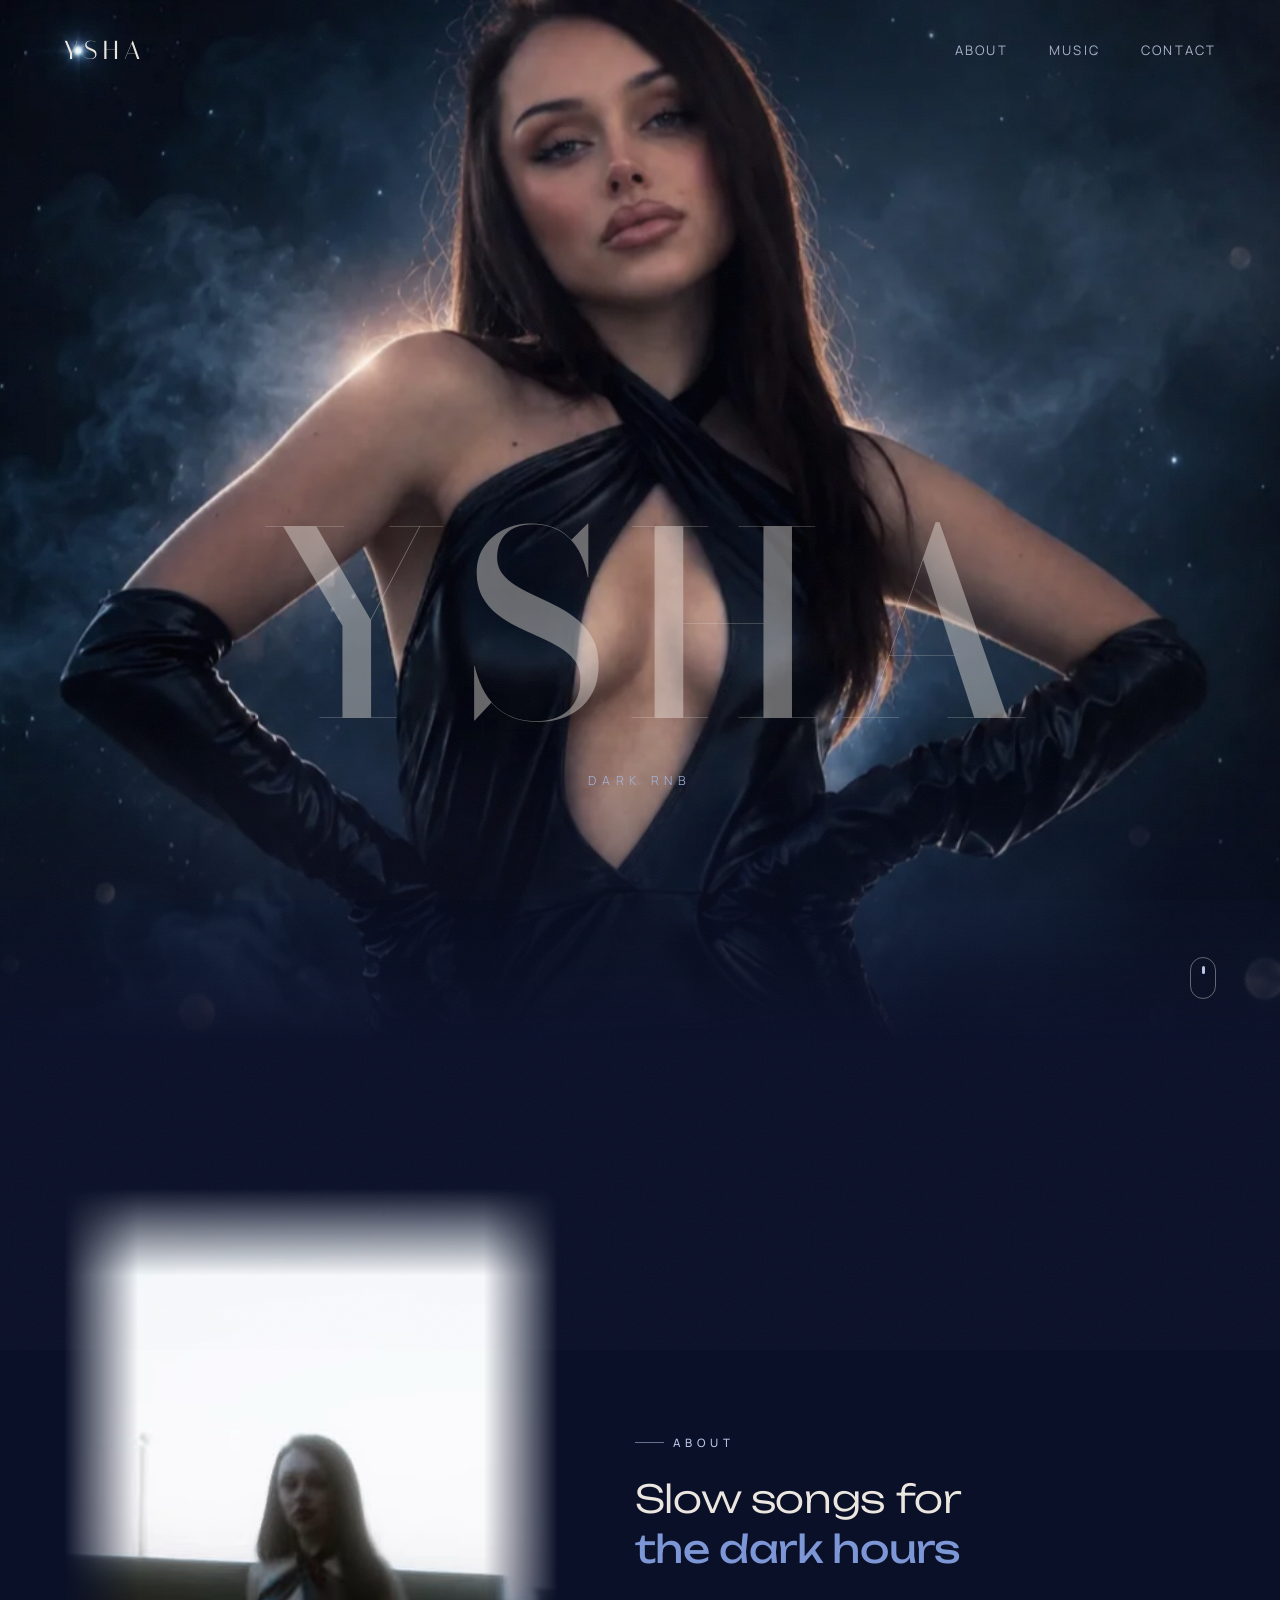
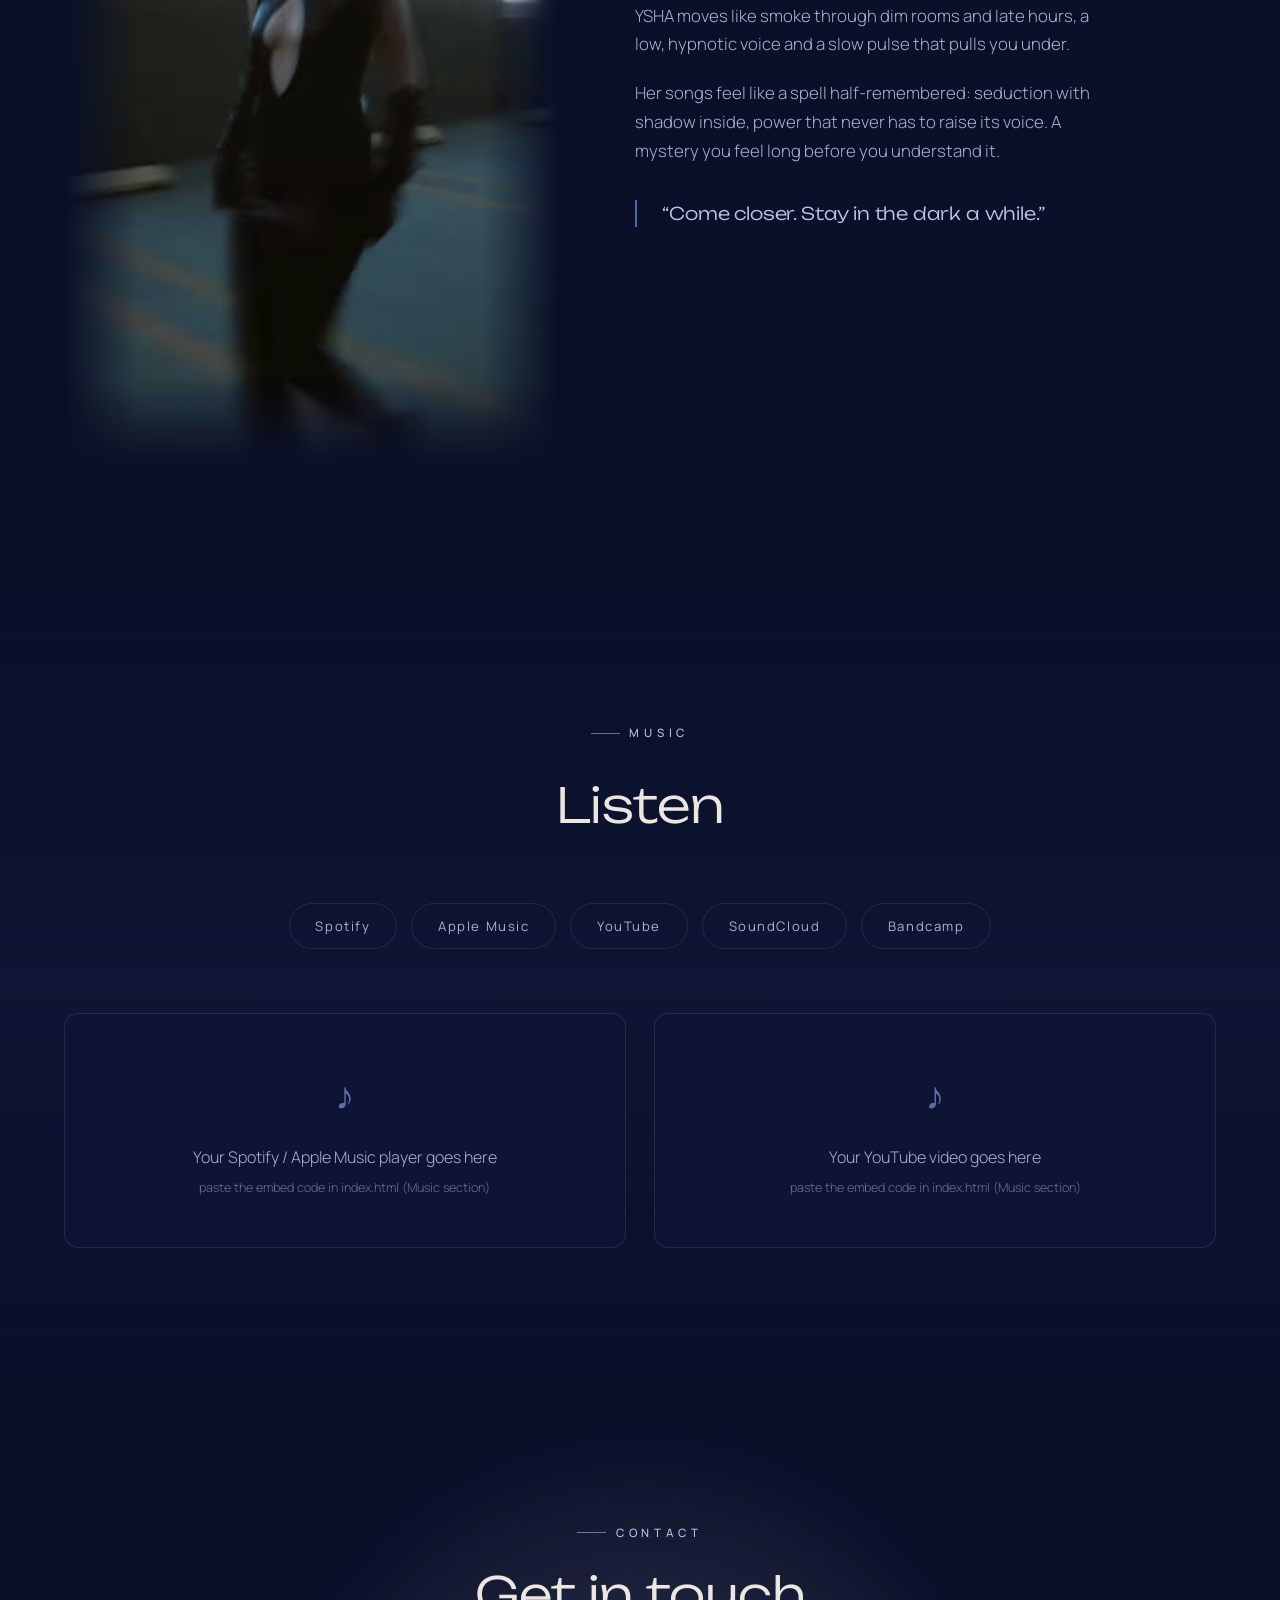
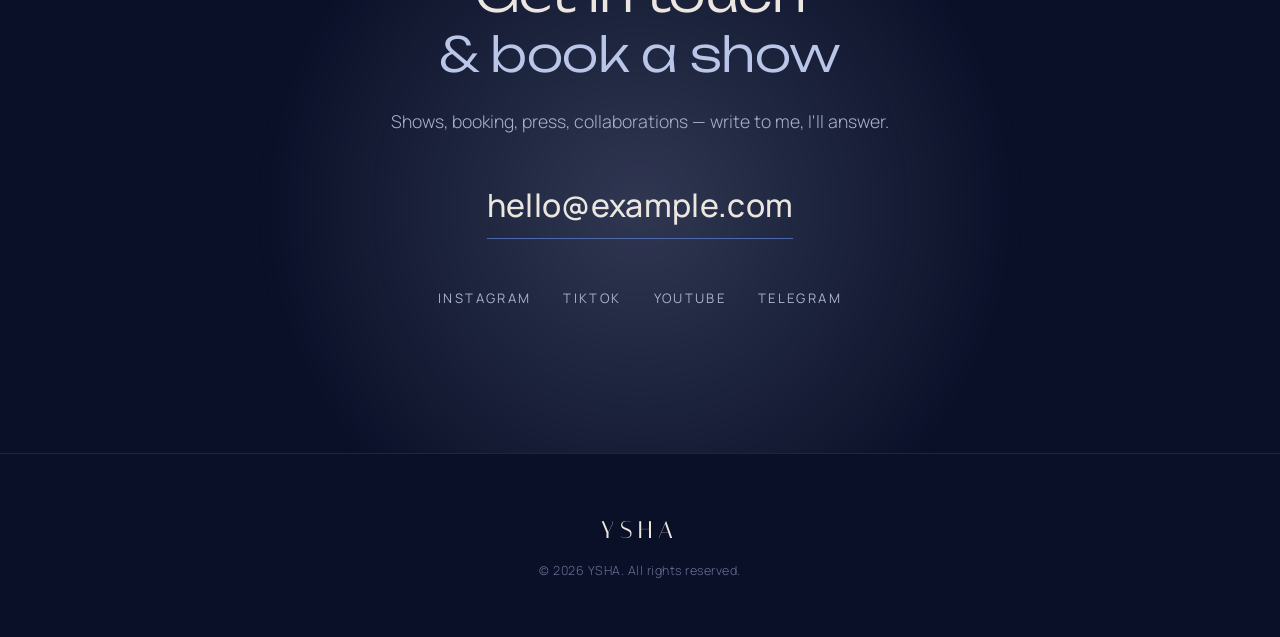
<file: index.html>
<!DOCTYPE html>
<html lang="en">
<head>
  <meta charset="UTF-8" />
  <meta name="viewport" content="width=device-width, initial-scale=1.0" />
  <meta name="theme-color" content="#0a1028" />

  <title>YSHA</title>
  <meta name="description" content="Official site of YSHA." />

  <!-- Open Graph (link preview) -->
  <meta property="og:title" content="YSHA" />
  <meta property="og:description" content="Official site of YSHA." />
  <meta property="og:type" content="website" />

  <!-- Fonts -->
  <link rel="preconnect" href="https://fonts.googleapis.com" />
  <link rel="preconnect" href="https://fonts.gstatic.com" crossorigin />
  <link href="https://fonts.googleapis.com/css2?family=Bodoni+Moda:ital,opsz,wght@0,6..96,400;0,6..96,500;0,6..96,600;1,6..96,400;1,6..96,500&family=Italiana&family=Unbounded:wght@300;400&family=Playfair+Display:ital,wght@0,400;0,500;0,600;0,700;0,800;1,400;1,500;1,600&family=Manrope:wght@200;300;400;500&display=swap" rel="stylesheet" />

  <link rel="stylesheet" href="css/style.css?v=79" />
</head>
<body>

  <!-- Film grain over everything -->
  <div class="grain" aria-hidden="true"></div>
  <!-- Floating candlelight dust -->
  <div class="dust" aria-hidden="true"></div>
  <!-- Soft glow following the cursor -->
  <div class="cursor-glow" aria-hidden="true"></div>

  <!-- ░░░░░░░░░░ NAV ░░░░░░░░░░ -->
  <header class="nav" id="nav">
    <a href="#hero" class="nav__logo">YSHA</a>
    <nav class="nav__links">
      <a href="#about">About</a>
      <a href="#music">Music</a>
      <a href="#contact">Contact</a>
    </nav>
    <button class="nav__burger" id="burger" aria-label="Menu">
      <span></span><span></span>
    </button>
  </header>

  <!-- Mobile menu -->
  <div class="mobile-menu" id="mobileMenu">
    <a href="#about">About</a>
    <a href="#music">Music</a>
    <a href="#contact">Contact</a>
  </div>

  <!-- ░░░░░░░░░░ HERO ░░░░░░░░░░ -->
  <section class="hero" id="hero">
    <div class="hero__aura" aria-hidden="true"></div>
    <div class="hero__content">
      <h1 class="hero__title" aria-label="YSHA"><span>Y</span><span>S</span><span>H</span><span>A</span></h1>
      <p class="hero__tagline reveal">dark rnb</p>
      <a href="#music" class="hero__cta reveal">listen</a>
    </div>
    <div class="hero__figure">
      <picture>
        <source srcset="assets/about.webp?v=2" type="image/webp" />
        <img src="assets/about.png?v=2" alt="YSHA" />
      </picture>
    </div>
    <a href="#about" class="hero__scroll" aria-label="Scroll down">
      <span></span>
    </a>
  </section>

  <!-- ░░░░░░░░░░ ABOUT ░░░░░░░░░░ -->
  <section class="about" id="about">
    <div class="about__inner">
      <div class="about__portrait reveal">
        <!-- ░░ ЗАМЕНИ src на своё фото: assets/portrait.jpg ░░ -->
        <div class="about__frame">
          <video class="about__video" autoplay muted loop playsinline preload="auto"
                 poster="assets/about-video-poster.jpg?v=2">
            <source src="assets/about-video.webm?v=2" type="video/webm" />
            <source src="assets/about-video.mp4?v=2" type="video/mp4" />
          </video>
        </div>
      </div>
      <div class="about__text">
        <span class="section-label reveal">About</span>
        <h2 class="about__heading reveal">
          Slow songs for<br /><em>the dark hours</em>
        </h2>
        <p class="reveal">
          <!-- ░░ ЧЕРНОВИК — замени на свой текст (на английском) ░░ -->
          YSHA moves like smoke through dim rooms and late hours, a low,
          hypnotic voice and a slow pulse that pulls you under.
        </p>
        <p class="reveal">
          Her songs feel like a spell half-remembered: seduction with shadow
          inside, power that never has to raise its voice. A mystery you feel
          long before you understand it.
        </p>
        <blockquote class="about__quote reveal">
          <!-- ░░ ЧЕРНОВИК строки/лирики — замени на свою ░░ -->
          “Come closer. Stay in the dark a while.”
        </blockquote>
      </div>
    </div>
  </section>

  <!-- ░░░░░░░░░░ MUSIC ░░░░░░░░░░ -->
  <section class="music" id="music">
    <div class="music__head">
      <span class="section-label reveal">Music</span>
      <h2 class="music__heading reveal">Listen</h2>
    </div>

    <div class="music__platforms reveal">
      <!-- ░░ ВСТАВЬ свои ссылки в href ниже ░░ -->
      <a href="#" class="platform" target="_blank" rel="noopener">Spotify</a>
      <a href="#" class="platform" target="_blank" rel="noopener">Apple Music</a>
      <a href="#" class="platform" target="_blank" rel="noopener">YouTube</a>
      <a href="#" class="platform" target="_blank" rel="noopener">SoundCloud</a>
      <a href="#" class="platform" target="_blank" rel="noopener">Bandcamp</a>
    </div>

    <div class="music__players">
      <!-- ░░ ВСТАВЬ embed-код плеера сюда ░░
           Spotify: open track/album → Share → Embed track → copy the <iframe>
           and replace the placeholder below. Same for Apple Music / YouTube. -->
      <div class="player reveal">
        <div class="player__placeholder">
          <span>♪</span>
          <p>Your Spotify / Apple Music player goes here</p>
          <small>paste the embed code in index.html (Music section)</small>
        </div>
      </div>
      <div class="player reveal">
        <div class="player__placeholder">
          <span>♪</span>
          <p>Your YouTube video goes here</p>
          <small>paste the embed code in index.html (Music section)</small>
        </div>
      </div>
    </div>
  </section>

  <!-- ░░░░░░░░░░ CONTACT / BOOKING ░░░░░░░░░░ -->
  <section class="contact" id="contact">
    <div class="contact__aura" aria-hidden="true"></div>
    <div class="contact__inner">
      <span class="section-label reveal">Contact</span>
      <h2 class="contact__heading reveal">Get in touch<br /><em>&amp; book a show</em></h2>
      <p class="contact__sub reveal">
        Shows, booking, press, collaborations — write to me, I'll answer.
      </p>

      <!-- ░░ ЗАМЕНИ email на свой ░░ -->
      <a href="mailto:hello@example.com" class="contact__email reveal">hello@example.com</a>

      <div class="contact__socials reveal">
        <!-- ░░ ВСТАВЬ свои ссылки ░░ -->
        <a href="#" target="_blank" rel="noopener">Instagram</a>
        <a href="#" target="_blank" rel="noopener">TikTok</a>
        <a href="#" target="_blank" rel="noopener">YouTube</a>
        <a href="#" target="_blank" rel="noopener">Telegram</a>
      </div>
    </div>
  </section>

  <!-- ░░░░░░░░░░ FOOTER ░░░░░░░░░░ -->
  <footer class="footer">
    <p class="footer__name">YSHA</p>
    <p class="footer__copy">© <span id="year"></span> YSHA. All rights reserved.</p>
  </footer>

  <script src="js/main.js?v=37"></script>
</body>
</html>
</file>
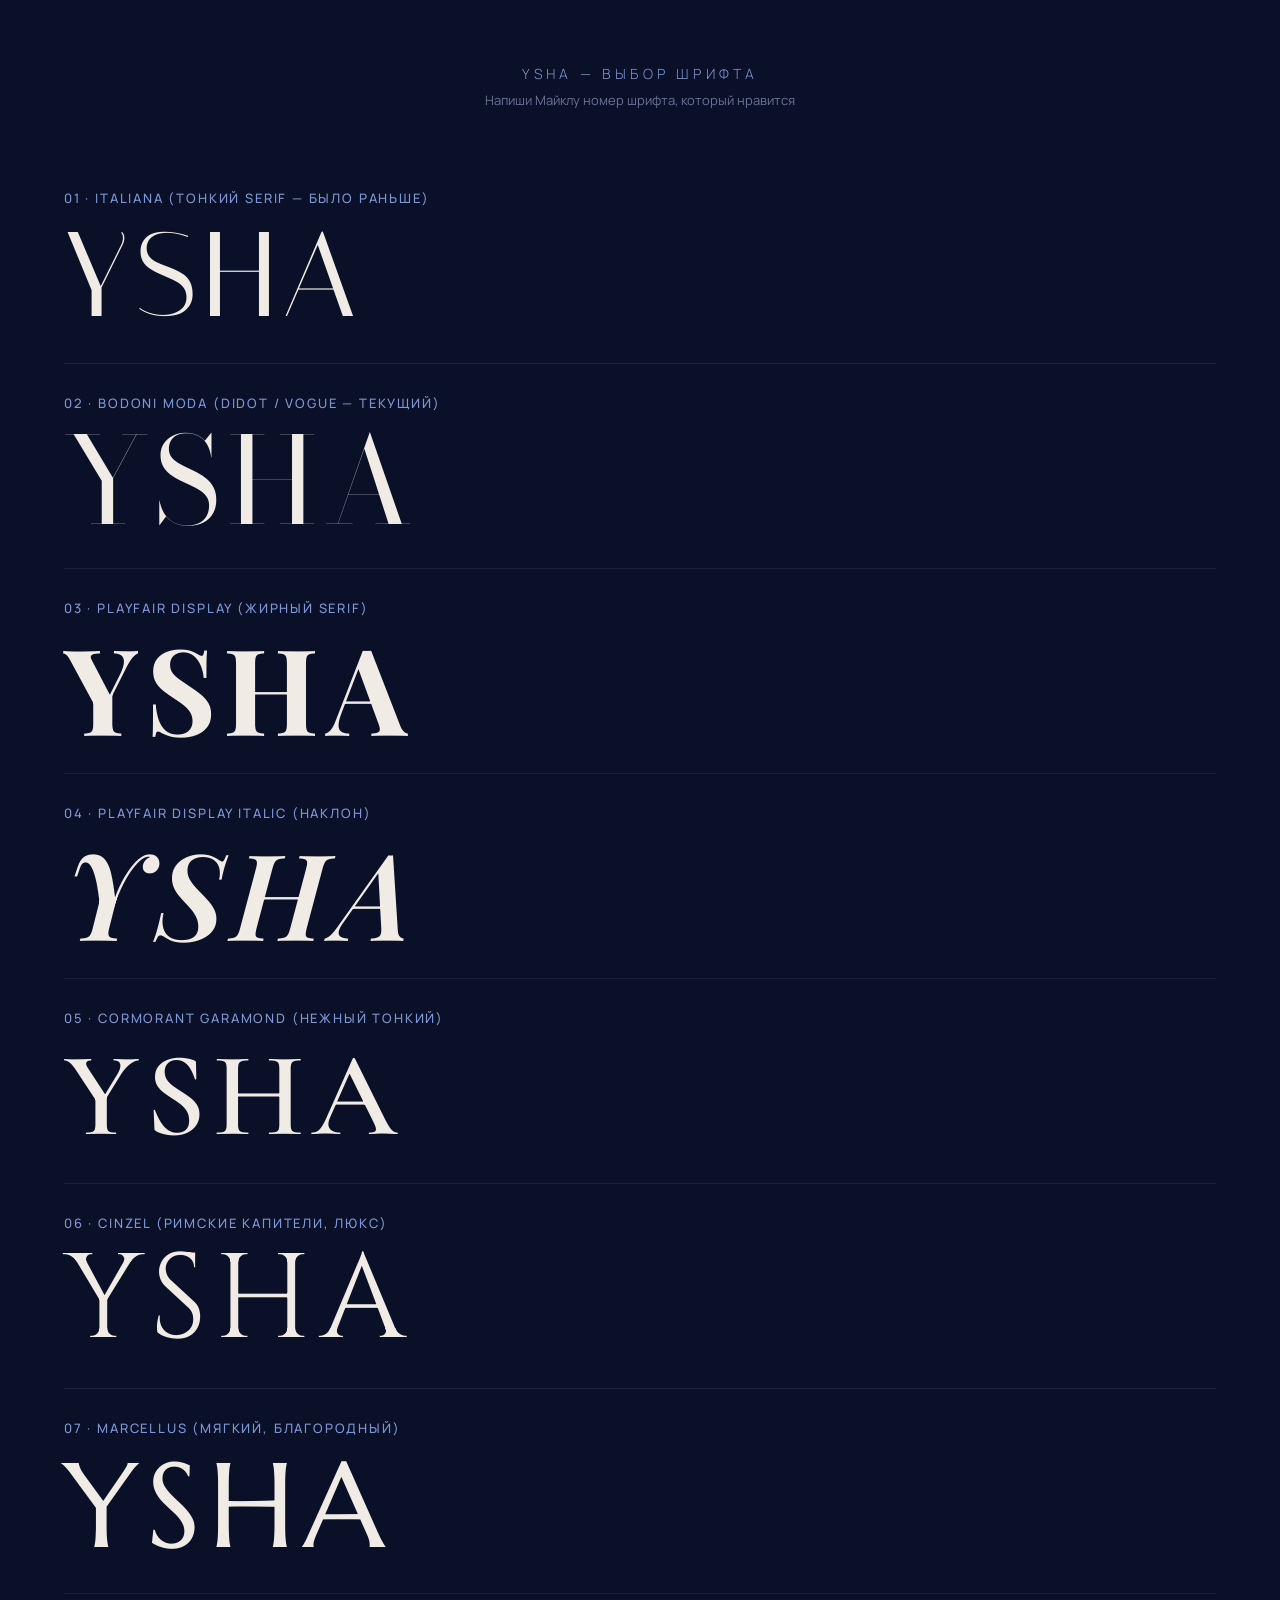
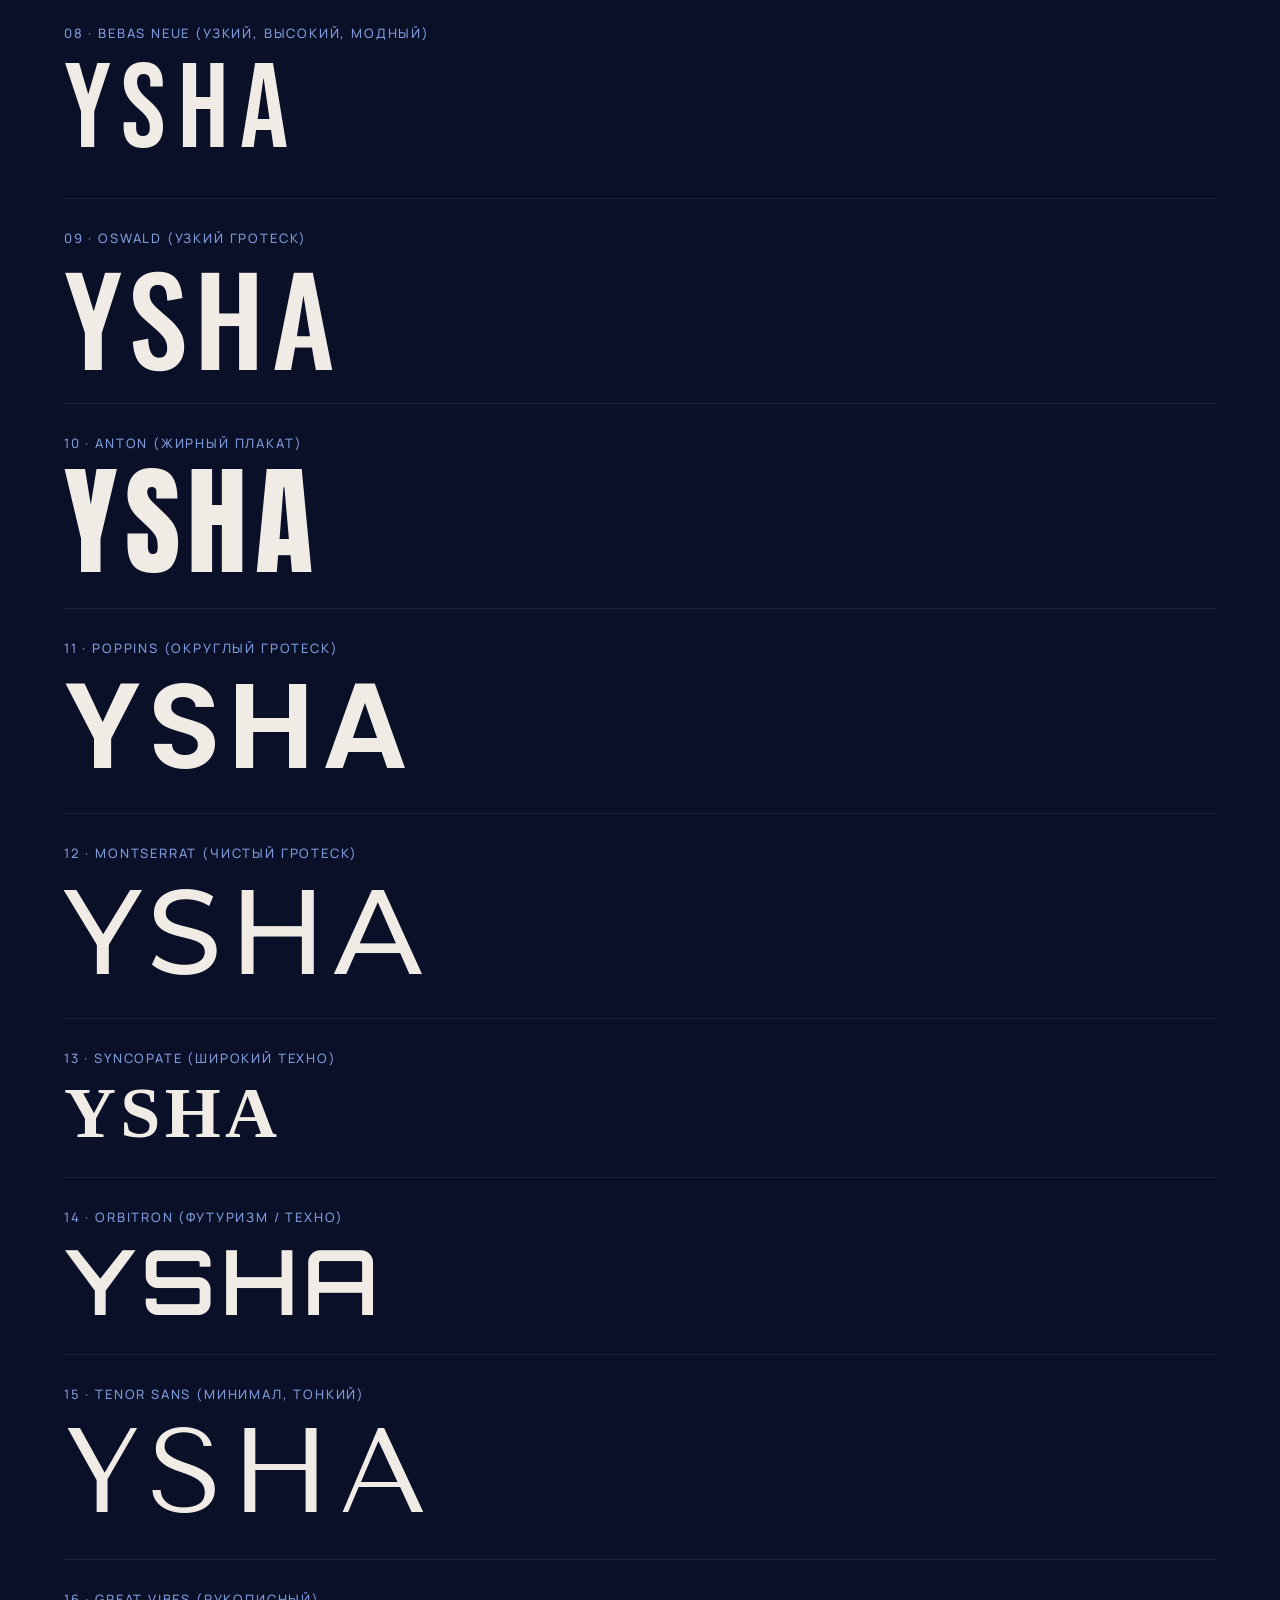
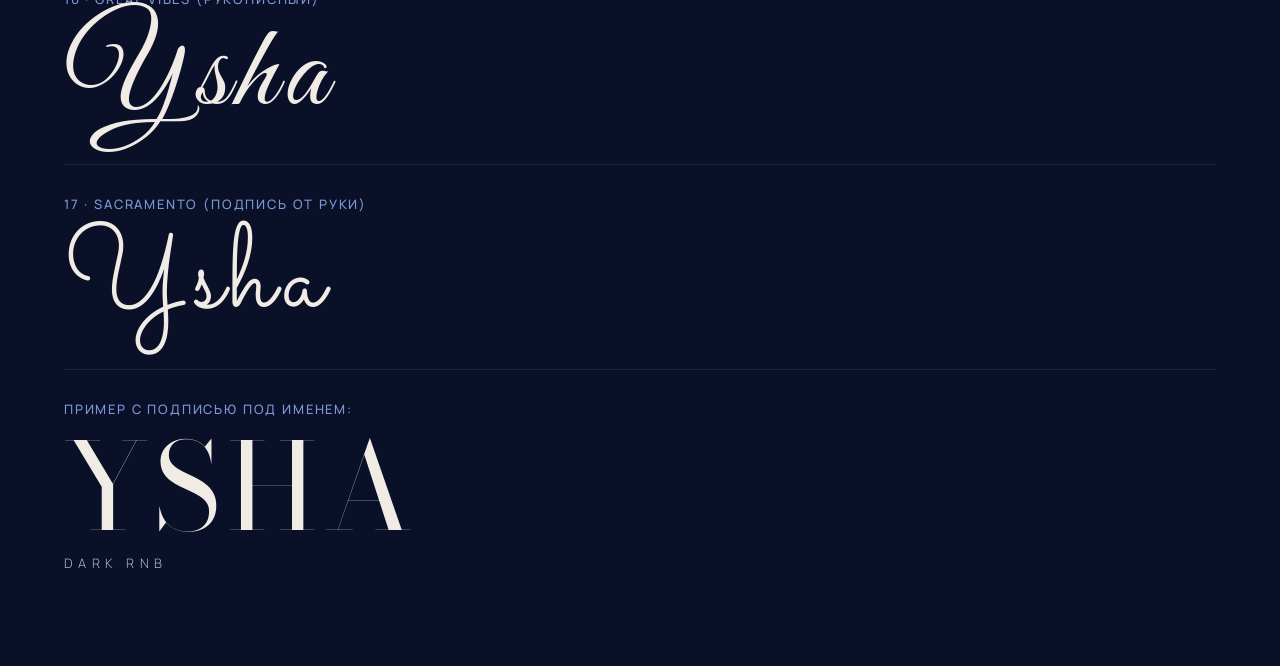
<file: fonts.html>
<!DOCTYPE html>
<html lang="ru">
<head>
  <meta charset="UTF-8" />
  <meta name="viewport" content="width=device-width, initial-scale=1.0" />
  <title>YSHA — выбор шрифта</title>
  <link rel="preconnect" href="https://fonts.googleapis.com" />
  <link rel="preconnect" href="https://fonts.gstatic.com" crossorigin />
  <link href="https://fonts.googleapis.com/css2?family=Italiana&family=Bodoni+Moda:ital,wght@0,500;1,500&family=Playfair+Display:ital,wght@0,700;1,600&family=Cormorant+Garamond:ital,wght@0,600;1,500&family=Cinzel:wght@600&family=Marcellus&family=Bebas+Neue&family=Oswald:wght@500&family=Anton&family=Poppins:wght@600&family=Montserrat:wght@500&family=Syncopate:wght@700&family=Orbitron:wght@600&family=Great+Vibes&family=Sacramento&family=Tenor+Sans&family=Manrope:wght@300;500&display=swap" rel="stylesheet" />
  <style>
    * { margin: 0; padding: 0; box-sizing: border-box; }
    body { background: #0a1028; color: #f0ebe4; font-family: 'Manrope', sans-serif; padding: 5vw; }
    h1 { font-family: 'Manrope'; font-weight: 300; letter-spacing: .3em; text-transform: uppercase;
         font-size: 14px; color: #7d97d6; text-align: center; margin-bottom: 8px; }
    .sub { text-align: center; color: #6a7295; font-size: 13px; margin-bottom: 50px; }
    .card { border-bottom: 1px solid rgba(236,230,224,.08); padding: 30px 0; }
    .num { font-family: 'Manrope'; font-weight: 500; font-size: 13px; letter-spacing: .14em;
           text-transform: uppercase; color: #7d97d6; margin-bottom: 12px; }
    .name { font-size: clamp(54px, 13vw, 120px); line-height: .95; letter-spacing: .06em;
            text-transform: uppercase; color: #f0ebe4; }
    .name.lower { text-transform: none; }
    .tag { font-family: 'Manrope'; font-weight: 300; letter-spacing: .42em; text-transform: uppercase;
           font-size: 13px; color: #a6b6dd; margin-top: 10px; }
  </style>
</head>
<body>
  <h1>YSHA — выбор шрифта</h1>
  <p class="sub">Напиши Майклу номер шрифта, который нравится</p>

  <div class="card"><div class="num">01 · Italiana (тонкий serif — было раньше)</div><div class="name" style="font-family:'Italiana'">YSHA</div></div>
  <div class="card"><div class="num">02 · Bodoni Moda (Didot / Vogue — текущий)</div><div class="name" style="font-family:'Bodoni Moda'">YSHA</div></div>
  <div class="card"><div class="num">03 · Playfair Display (жирный serif)</div><div class="name" style="font-family:'Playfair Display';font-weight:700">YSHA</div></div>
  <div class="card"><div class="num">04 · Playfair Display Italic (наклон)</div><div class="name" style="font-family:'Playfair Display';font-style:italic;font-weight:600">YSHA</div></div>
  <div class="card"><div class="num">05 · Cormorant Garamond (нежный тонкий)</div><div class="name" style="font-family:'Cormorant Garamond';font-weight:600">YSHA</div></div>
  <div class="card"><div class="num">06 · Cinzel (римские капители, люкс)</div><div class="name" style="font-family:'Cinzel'">YSHA</div></div>
  <div class="card"><div class="num">07 · Marcellus (мягкий, благородный)</div><div class="name" style="font-family:'Marcellus'">YSHA</div></div>
  <div class="card"><div class="num">08 · Bebas Neue (узкий, высокий, модный)</div><div class="name" style="font-family:'Bebas Neue';letter-spacing:.1em">YSHA</div></div>
  <div class="card"><div class="num">09 · Oswald (узкий гротеск)</div><div class="name" style="font-family:'Oswald';font-weight:500">YSHA</div></div>
  <div class="card"><div class="num">10 · Anton (жирный плакат)</div><div class="name" style="font-family:'Anton'">YSHA</div></div>
  <div class="card"><div class="num">11 · Poppins (округлый гротеск)</div><div class="name" style="font-family:'Poppins';font-weight:600">YSHA</div></div>
  <div class="card"><div class="num">12 · Montserrat (чистый гротеск)</div><div class="name" style="font-family:'Montserrat';font-weight:500">YSHA</div></div>
  <div class="card"><div class="num">13 · Syncopate (широкий техно)</div><div class="name" style="font-family:'Syncopate';font-weight:700;font-size:clamp(34px,8vw,72px)">YSHA</div></div>
  <div class="card"><div class="num">14 · Orbitron (футуризм / техно)</div><div class="name" style="font-family:'Orbitron';font-weight:600;font-size:clamp(40px,10vw,90px)">YSHA</div></div>
  <div class="card"><div class="num">15 · Tenor Sans (минимал, тонкий)</div><div class="name" style="font-family:'Tenor Sans'">YSHA</div></div>
  <div class="card"><div class="num">16 · Great Vibes (рукописный)</div><div class="name lower" style="font-family:'Great Vibes';text-transform:none">Ysha</div></div>
  <div class="card"><div class="num">17 · Sacramento (подпись от руки)</div><div class="name lower" style="font-family:'Sacramento';text-transform:none">Ysha</div></div>

  <div class="card" style="border:none"><div class="num">Пример с подписью под именем:</div>
    <div class="name" style="font-family:'Bodoni Moda'">YSHA</div>
    <div class="tag">dark rnb</div>
  </div>
</body>
</html>
</file>
<file: css/style.css>
/* ============================================================
   YSHA — alternative rock
   Глубокий navy (Dior): кремовый текст, стальной-синий акцент.
   Шрифты: Oswald (дисплейный) + Manrope (текст).
   ============================================================ */

:root {
  /* Фон — глубокий navy под цвет фона фото (почти #070f29) */
  --bg:        #0a1028;
  --bg-soft:   #0e1433;
  --bg-elev:   #141b40;

  /* Главный акцент — светло-стальной синий со свечением */
  --emerald:        #7d97d6;
  --emerald-deep:   #4f68aa;
  --emerald-glow:   rgba(125, 151, 214, 0.35);

  /* Вторичный акцент — бледная барвинково-голубая дымка */
  --rose:        #b9c6e8;
  --rose-soft:   #a6b6dd;
  --rose-glow:   rgba(185, 198, 232, 0.22);

  /* Текст — мягкий тёплый крем */
  --text:        #ece6e0;
  --text-dim:    #aab2cc;
  --text-faint:  #6a7295;

  /* Имя YSHA — кремовый поверх navy (как DIOR на коробке) */
  --ink:        #f0ebe4;
  --ink-deep:   #d8d2c8;
  --ink-glow:   rgba(180, 195, 235, 0.20);

  --line:  rgba(236, 230, 224, 0.10);

  --display: "Playfair Display", Georgia, serif;   /* высококонтрастный serif — чувственный editorial */
  --sans:    "Manrope", -apple-system, BlinkMacSystemFont, sans-serif;

  --ease: cubic-bezier(0.22, 1, 0.36, 1);
  --maxw: 1200px;
}

/* ---------- Reset ---------- */
*, *::before, *::after { box-sizing: border-box; margin: 0; padding: 0; }

html { scroll-behavior: smooth; -webkit-font-smoothing: antialiased; }

body {
  background: var(--bg);
  color: var(--text);
  font-family: var(--sans);
  font-weight: 300;
  line-height: 1.7;
  overflow-x: hidden;
  position: relative;
}

img { max-width: 100%; display: block; }
a { color: inherit; text-decoration: none; }
em { font-style: italic; }

/* ---------- Фоновая атмосфера ---------- */
body::before {
  content: "";
  position: fixed;
  inset: 0;
  z-index: -2;
  background:
    radial-gradient(140% 120% at 50% 28%, transparent 50%, rgba(4, 6, 20, 0.7) 100%),
    radial-gradient(820px 700px at 22% 88%, rgba(156, 116, 78, 0.06), transparent 60%),
    radial-gradient(900px 700px at 12% 12%, rgba(125, 151, 214, 0.07), transparent 55%),
    radial-gradient(700px 700px at 50% 112%, rgba(79, 104, 170, 0.06), transparent 60%),
    var(--bg);
}

/* Зерно / плёночная текстура */
.grain {
  position: fixed;
  inset: -50%;
  z-index: 9998;
  pointer-events: none;
  opacity: 0.045;
  background-image: url("data:image/svg+xml,%3Csvg xmlns='http://www.w3.org/2000/svg' width='200' height='200'%3E%3Cfilter id='n'%3E%3CfeTurbulence type='fractalNoise' baseFrequency='0.85' numOctaves='3' stitchTiles='stitch'/%3E%3C/filter%3E%3Crect width='100%25' height='100%25' filter='url(%23n)'/%3E%3C/svg%3E");
  animation: grain 12s steps(8) infinite;
}
@keyframes grain {
  0%,100% { transform: translate(0,0); }
  10% { transform: translate(-4%,-4%); }
  30% { transform: translate(3%,-2%); }
  50% { transform: translate(-2%,4%); }
  70% { transform: translate(4%,2%); }
  90% { transform: translate(-3%,3%); }
}

/* Плавающие пылинки в свете свечей */
.dust {
  position: fixed;
  inset: 0;
  z-index: 9996;
  pointer-events: none;
  overflow: hidden;
}
.dust span {
  position: absolute;
  bottom: -12px;
  border-radius: 50%;
  background: radial-gradient(circle, rgba(214, 188, 150, 0.9), rgba(214, 188, 150, 0) 70%);
  opacity: 0;
  animation-name: floatUp;
  animation-timing-function: ease-in-out;
  animation-iteration-count: infinite;
}
@keyframes floatUp {
  0%   { transform: translate(0, 0); opacity: 0; }
  12%  { opacity: var(--o, 0.4); }
  88%  { opacity: var(--o, 0.4); }
  100% { transform: translate(var(--dx, 24px), -112vh); opacity: 0; }
}

/* Свечение за курсором */
.cursor-glow {
  position: fixed;
  top: 0; left: 0;
  width: 480px; height: 480px;
  margin: -240px 0 0 -240px;
  border-radius: 50%;
  background: radial-gradient(circle, var(--emerald-glow), transparent 65%);
  pointer-events: none;
  z-index: 9997;
  opacity: 0;
  transition: opacity 0.6s var(--ease);
  mix-blend-mode: screen;
}

/* ---------- Появление при скролле ---------- */
.reveal {
  opacity: 0;
  transition: opacity 1.4s var(--ease);
}
.reveal.in { opacity: 1; }

@media (prefers-reduced-motion: reduce) {
  .reveal { opacity: 1; transform: none; transition: none; }
  .grain { animation: none; }
  .hero__title { animation: none; }
  .hero__hint span { animation: none; }
  .nav__burger span { background: rgba(236, 230, 224, 0.6); }
  .nav__burger span::after { animation: none; opacity: 0; }
  .hero__title span { animation: none; opacity: 1; filter: none; transform: none; }
  .hero__figure img { animation: none; }
  html { scroll-behavior: auto; }
}

/* ---------- Метка секции ---------- */
.section-label {
  display: inline-block;
  font-family: var(--sans);
  font-size: 0.72rem;
  font-weight: 500;
  letter-spacing: 0.42em;
  text-transform: uppercase;
  color: var(--rose);
  margin-bottom: 1.4rem;
  padding-left: 2.4rem;
  position: relative;
}
.section-label::before {
  content: "";
  position: absolute;
  left: 0; top: 50%;
  width: 1.8rem; height: 1px;
  background: var(--rose-soft);
  opacity: 0.6;
}

/* ============================================================
   НАВИГАЦИЯ
   ============================================================ */
.nav {
  position: fixed;
  top: 0; left: 0; right: 0;
  z-index: 100;
  display: flex;
  align-items: center;
  justify-content: space-between;
  padding: 1.8rem clamp(1.5rem, 5vw, 4rem);
  transition: padding 0.5s var(--ease), background 0.5s var(--ease), backdrop-filter 0.5s var(--ease);
}
.nav.scrolled {
  padding-top: 1.1rem;
  padding-bottom: 1.1rem;
  background: rgba(10, 16, 40, 0.72);
  backdrop-filter: blur(14px);
  border-bottom: 1px solid var(--line);
}
.nav__logo {
  font-family: "Italiana", serif;
  font-size: 1.6rem;
  font-weight: 400;
  letter-spacing: 0.24em;
  color: var(--text);
}
.nav__links { display: flex; gap: 2.6rem; }
.nav__links a {
  font-size: 0.82rem;
  font-weight: 400;
  letter-spacing: 0.16em;
  text-transform: uppercase;
  color: var(--text-dim);
  position: relative;
  padding: 0.3rem 0;
  transition: color 0.4s var(--ease);
}
.nav__links a::after {
  content: "";
  position: absolute;
  left: 0; bottom: 0;
  width: 0; height: 1px;
  background: var(--emerald);
  transition: width 0.45s var(--ease);
}
.nav__links a:hover { color: var(--text); }
.nav__links a:hover::after { width: 100%; }

.nav__burger {
  display: none;
  flex-direction: column;
  gap: 7px;
  background: none;
  border: none;
  cursor: pointer;
  padding: 6px;
}
.nav__burger span {
  position: relative;
  width: 26px; height: 1px;
  background: rgba(236, 230, 224, 0.22);
  overflow: hidden;
  transition: transform 0.4s var(--ease), opacity 0.4s var(--ease);
}
/* Бегущий световой штрих — тот же эффект, что у линии-приглашения */
.nav__burger span::after {
  content: "";
  position: absolute;
  top: 0; left: 0;
  width: 45%; height: 100%;
  background: linear-gradient(to right, transparent, rgba(236, 230, 224, 0.9));
  animation: shimmerX 2.4s ease-in-out infinite;
}
.nav__burger span:nth-child(2)::after { animation-delay: 0.5s; }
.nav__burger.open span::after { animation: none; opacity: 0; }
@keyframes shimmerX {
  0%   { transform: translateX(-110%); opacity: 0; }
  35%  { opacity: 1; }
  100% { transform: translateX(240%); opacity: 0; }
}
.nav__burger.open span:nth-child(1) { transform: translateY(4px) rotate(45deg); background: rgba(236, 230, 224, 0.7); }
.nav__burger.open span:nth-child(2) { transform: translateY(-4px) rotate(-45deg); background: rgba(236, 230, 224, 0.7); }

/* Мобильное меню */
.mobile-menu {
  position: fixed;
  inset: 0;
  z-index: 90;
  background: rgba(10, 16, 40, 0.97);
  backdrop-filter: blur(20px);
  display: flex;
  flex-direction: column;
  align-items: center;
  justify-content: center;
  gap: 2.4rem;
  opacity: 0;
  pointer-events: none;
  transition: opacity 0.5s var(--ease);
}
.mobile-menu.open { opacity: 1; pointer-events: auto; }
.mobile-menu a {
  font-family: "Italiana", serif;
  font-size: 2.2rem;
  font-weight: 400;
  letter-spacing: 0.08em;
  color: var(--text);
}
.mobile-menu a:hover { color: var(--emerald); }

/* ============================================================
   HERO
   ============================================================ */
.hero {
  position: relative;
  min-height: 118vh;
  min-height: 118svh;
  display: grid;
  grid-template-columns: 1fr 0.92fr;
  align-items: stretch;
  overflow: hidden;
}

/* Фото справа во всю высоту (журнальный сплит) */
.hero__figure {
  position: absolute;
  inset: 0;
  z-index: 1;
  overflow: hidden;
  /* Фото на весь экран, низ растворяется в фон */
  -webkit-mask-image: linear-gradient(to bottom, #000 68%, transparent 98%);
  mask-image: linear-gradient(to bottom, #000 68%, transparent 98%);
}
.hero__figure img,
.hero__figure video {
  will-change: transform;
  width: 100%;
  height: 100%;
  object-fit: cover;
  object-position: center 21%;   /* половина лба в кадре */
}
/* Мягкая растушёвка краёв — статичные градиенты цветом фона (лёгкие для GPU) */
.hero__figure::before {
  content: "";
  position: absolute;
  inset: 0;
  z-index: 2;
  pointer-events: none;
  background: none;
}

/* Изумрудное свечение позади текста слева */
.hero__aura {
  position: absolute;
  top: 52%; left: 20%;
  width: 64vmin; height: 64vmin;
  transform: translate(-50%, -50%);
  background:
    radial-gradient(circle at 50% 50%, var(--emerald-glow), transparent 62%),
    radial-gradient(circle at 60% 70%, var(--rose-glow), transparent 55%);
  filter: blur(34px);
  z-index: 0;
  animation: breathe 18s ease-in-out infinite;
}
@keyframes breathe {
  0%,100% { transform: translate(-50%,-50%) scale(1); opacity: 0.4; }
  50%     { transform: translate(-50%,-50%) scale(1.12); opacity: 0.55; }
}

.hero__content {
  position: absolute;
  inset: 0;
  z-index: 3;
  display: flex;
  flex-direction: column;
  align-items: center;
  justify-content: flex-start;
  text-align: center;
  padding: 56vh clamp(1.5rem, 6vw, 6rem) 0;
  pointer-events: none;
}

.hero__eyebrow {
  font-size: 0.8rem;
  font-weight: 500;
  letter-spacing: 0.5em;
  text-transform: uppercase;
  color: var(--rose);
  margin-bottom: 1.8rem;
  transition-delay: 0.1s;
}
/* Имя — Italiana: нежный воздушный serif, широкий трекинг,
   кремовый поверх navy, с мягким свечением */
.hero__title {
  display: inline-flex;
  font-family: "Bodoni Moda", "Italiana", serif;
  font-weight: 500;
  font-size: clamp(6rem, 20vw, 20rem);
  line-height: 0.95;
  letter-spacing: 0.07em;
  text-transform: uppercase;
  color: var(--ink);
  opacity: 0.42;
}
/* Имя проявляется из тумана — буквы по очереди выходят из размытия со свечением */
.hero__title span {
  display: inline-block;
  opacity: 0;
  filter: blur(24px);
  transform: translateY(10px);
  animation: letterFog 3s var(--ease) forwards;
}
.hero__title span:nth-child(1) { animation-delay: 0.35s; }
.hero__title span:nth-child(2) { animation-delay: 0.7s; }
.hero__title span:nth-child(3) { animation-delay: 1.05s; }
.hero__title span:nth-child(4) { animation-delay: 1.4s; }
/* Компенсируем хвостовую разрядку после последней буквы — чтобы имя было ровно по центру */
.hero__title span:last-child { margin-right: -0.12em; }
@keyframes letterFog {
  0%   { opacity: 0; filter: blur(24px); transform: translateY(10px); }
  60%  { opacity: 1; }
  100% { opacity: 1; filter: blur(0); transform: translateY(0); }
}
@keyframes kenburns {
  from { transform: scale(1); }
  to   { transform: scale(1.08); }
}

/* Подпись под именем — тонкая разрядка, мягкий тон */
.hero__tagline {
  margin-top: 1.4rem;
  font-family: var(--sans);
  font-weight: 300;
  font-size: 0.78rem;
  letter-spacing: 0.46em;
  text-transform: uppercase;
  color: var(--rose-soft);
}

/* Тонкая линия-приглашение листать (мобильный) */
.hero__hint {
  display: none;
  position: absolute;
  bottom: 2.2rem;
  left: 50%;
  transform: translateX(-50%);
  width: 1px;
  height: 46px;
  background: rgba(236, 230, 224, 0.14);
  overflow: hidden;
  z-index: 2;
}
.hero__hint span {
  position: absolute;
  left: 0; top: 0;
  width: 1px; height: 45%;
  background: linear-gradient(to bottom, transparent, rgba(236, 230, 224, 0.85));
  animation: scrollLine 2.4s ease-in-out infinite;
}
@keyframes scrollLine {
  0%   { transform: translateY(-110%); opacity: 0; }
  35%  { opacity: 1; }
  100% { transform: translateY(240%); opacity: 0; }
}

/* CTA «listen» — отключено по просьбе */
.hero__cta {
  display: none;
  align-items: center;
  gap: 0.5rem;
  margin-top: 2.8rem;
  font-family: var(--sans);
  font-size: 0.74rem;
  font-weight: 500;
  letter-spacing: 0.34em;
  text-transform: uppercase;
  color: var(--text-dim);
  transition: opacity 1s var(--ease), transform 1s var(--ease), color 0.5s var(--ease);
  transition-delay: 0.5s;
}
.hero__cta::after {
  content: "\2193";
  font-size: 1.15em;
  letter-spacing: 0;
  transition: transform 0.45s var(--ease);
}
.hero__cta:hover { color: var(--text); }
.hero__cta:hover::after { transform: translateY(4px); }

.hero__scroll {
  position: absolute;
  bottom: clamp(3rem, 7vh, 5rem);
  right: clamp(1.5rem, 5vw, 4.5rem);
  width: 26px; height: 42px;
  border: 1px solid rgba(236, 230, 224, 0.4);
  border-radius: 100px;
  z-index: 1;
}
.hero__scroll span {
  position: absolute;
  top: 8px; left: 50%;
  width: 3px; height: 8px;
  margin-left: -1.5px;
  background: var(--rose);
  border-radius: 2px;
  animation: scrolldot 2s var(--ease) infinite;
}
@keyframes scrolldot {
  0% { opacity: 0; transform: translateY(0); }
  40% { opacity: 1; }
  80%,100% { opacity: 0; transform: translateY(14px); }
}

/* ============================================================
   О СЕБЕ
   ============================================================ */
.about {
  padding: clamp(6rem, 14vh, 11rem) clamp(1.5rem, 5vw, 4rem);
}
.about__inner {
  max-width: var(--maxw);
  margin: 0 auto;
  display: grid;
  grid-template-columns: 0.85fr 1fr;
  gap: clamp(2.5rem, 6vw, 6rem);
  align-items: center;
}
.about__frame {
  position: relative;
  overflow: hidden;
  aspect-ratio: 9 / 16;
  /* Растворяем края в фон (как у главного) */
  -webkit-mask-image:
    linear-gradient(to right, transparent 0%, #000 15%, #000 85%, transparent 100%),
    linear-gradient(to bottom, transparent 0%, #000 10%, #000 90%, transparent 100%);
  -webkit-mask-composite: source-in;
  mask-image:
    linear-gradient(to right, transparent 0%, #000 15%, #000 85%, transparent 100%),
    linear-gradient(to bottom, transparent 0%, #000 10%, #000 90%, transparent 100%);
  mask-composite: intersect;
}
.about__frame img,
.about__frame video { width: 100%; height: 100%; object-fit: cover; display: block; }

.about__heading {
  font-family: "Unbounded", sans-serif;
  font-weight: 300;
  font-size: clamp(1.5rem, 3.5vw, 2.4rem);
  line-height: 1.28;
  letter-spacing: -0.01em;
  margin-bottom: 1.8rem;
}
.about__heading em { color: var(--emerald); font-style: normal; font-weight: 400; }
.about__text p {
  color: var(--text-dim);
  font-size: 1.05rem;
  margin-bottom: 1.3rem;
  max-width: 46ch;
}
.about__quote {
  font-family: "Unbounded", sans-serif;
  font-weight: 300;
  font-size: 1.1rem;
  line-height: 1.5;
  letter-spacing: -0.01em;
  color: var(--rose);
  margin-top: 2.2rem;
  padding-left: 1.6rem;
  border-left: 2px solid var(--emerald-deep);
}

/* ============================================================
   МУЗЫКА
   ============================================================ */
.music {
  padding: clamp(6rem, 14vh, 11rem) clamp(1.5rem, 5vw, 4rem);
  background:
    linear-gradient(180deg, transparent, rgba(20, 27, 64, 0.5), transparent);
}
.music__head {
  max-width: var(--maxw);
  margin: 0 auto 3.5rem;
  text-align: center;
}
.music__heading {
  font-family: "Unbounded", sans-serif;
  font-weight: 300;
  font-size: clamp(1.9rem, 4.6vw, 3rem);
  letter-spacing: -0.01em;
}

.music__platforms {
  max-width: var(--maxw);
  margin: 0 auto 4rem;
  display: flex;
  flex-wrap: wrap;
  justify-content: center;
  gap: 0.9rem;
}
.platform {
  padding: 0.7rem 1.6rem;
  font-size: 0.82rem;
  font-weight: 400;
  letter-spacing: 0.12em;
  color: var(--text-dim);
  border: 1px solid var(--line);
  border-radius: 100px;
  transition: all 0.45s var(--ease);
}
.platform:hover {
  color: var(--text);
  border-color: var(--emerald);
  background: rgba(125, 151, 214, 0.08);
  transform: translateY(-3px);
}

.music__players {
  max-width: var(--maxw);
  margin: 0 auto;
  display: grid;
  grid-template-columns: repeat(auto-fit, minmax(320px, 1fr));
  gap: 1.8rem;
}
.player {
  border: 1px solid var(--line);
  border-radius: 14px;
  overflow: hidden;
  background: var(--bg-soft);
  min-height: 180px;
  transition: border-color 0.5s var(--ease), box-shadow 0.5s var(--ease);
}
.player:hover {
  border-color: rgba(125, 151, 214, 0.4);
  box-shadow: 0 30px 60px -30px var(--emerald-glow);
}
.player iframe { width: 100%; display: block; border: 0; }
.player__placeholder {
  display: flex;
  flex-direction: column;
  align-items: center;
  justify-content: center;
  text-align: center;
  padding: 3rem 2rem;
  min-height: 200px;
  color: var(--text-faint);
}
.player__placeholder span {
  font-size: 2.4rem;
  color: var(--emerald);
  margin-bottom: 1rem;
  opacity: 0.7;
}
.player__placeholder p { color: var(--text-dim); margin-bottom: 0.4rem; }
.player__placeholder small { font-size: 0.78rem; }

/* ============================================================
   КОНТАКТЫ
   ============================================================ */
.contact {
  position: relative;
  padding: clamp(7rem, 16vh, 13rem) clamp(1.5rem, 5vw, 4rem);
  text-align: center;
  overflow: hidden;
}
.contact__aura {
  position: absolute;
  bottom: -30%; left: 50%;
  transform: translateX(-50%);
  width: 100vmin; height: 100vmin;
  background: radial-gradient(circle, var(--rose-glow), transparent 60%);
  filter: blur(10px);
  z-index: 0;
}
.contact__inner { position: relative; z-index: 1; max-width: 720px; margin: 0 auto; }
.contact__heading {
  font-family: "Unbounded", sans-serif;
  font-weight: 300;
  font-size: clamp(1.8rem, 5vw, 3rem);
  line-height: 1.25;
  letter-spacing: -0.01em;
  margin-bottom: 1.4rem;
}
.contact__heading em { color: var(--rose); font-style: normal; font-weight: 300; }
.contact__sub {
  color: var(--text-dim);
  font-size: 1.1rem;
  margin-bottom: 2.6rem;
}
.contact__email {
  display: inline-block;
  font-family: var(--sans);
  font-weight: 500;
  font-size: clamp(1.2rem, 3.4vw, 2rem);
  letter-spacing: 0.01em;
  color: var(--text);
  border-bottom: 1px solid var(--emerald-deep);
  padding-bottom: 0.3rem;
  transition: color 0.4s var(--ease), border-color 0.4s var(--ease);
}
.contact__email:hover { color: var(--emerald); border-color: var(--emerald); }

.contact__socials {
  display: flex;
  flex-wrap: wrap;
  justify-content: center;
  gap: 2rem;
  margin-top: 3rem;
}
.contact__socials a {
  font-size: 0.82rem;
  font-weight: 400;
  letter-spacing: 0.18em;
  text-transform: uppercase;
  color: var(--text-dim);
  position: relative;
  transition: color 0.4s var(--ease);
}
.contact__socials a::after {
  content: "";
  position: absolute;
  left: 0; bottom: -4px;
  width: 0; height: 1px;
  background: var(--rose);
  transition: width 0.4s var(--ease);
}
.contact__socials a:hover { color: var(--text); }
.contact__socials a:hover::after { width: 100%; }

/* ============================================================
   ПОДВАЛ
   ============================================================ */
.footer {
  padding: 3.5rem 1.5rem;
  text-align: center;
  border-top: 1px solid var(--line);
}
.footer__name {
  font-family: "Italiana", serif;
  font-weight: 400;
  font-size: 1.5rem;
  letter-spacing: 0.24em;
  color: var(--text);
  margin-bottom: 0.6rem;
}
.footer__copy { font-size: 0.78rem; color: var(--text-faint); letter-spacing: 0.04em; }

/* ============================================================
   АДАПТИВ
   ============================================================ */
@media (max-width: 860px) {
  .nav__links { display: none; }
  .nav__burger { display: flex; }
  .nav__logo { font-size: 1.2rem; letter-spacing: 0.2em; }
  .about { overflow-x: hidden; }
  .about__inner { grid-template-columns: 1fr; }
  /* Сначала описание, потом фото — фото крупно (зум ~1.5x), ниже */
  .about__text { order: 1; text-align: left; }
  .about__portrait {
    order: 2;
    max-width: none;
    width: 100vw;
    margin-left: calc(50% - 50vw);
    margin-top: 3rem;
  }

  /* Шапка: на мобильных фото — фон, имя ниже (зона подбородок–грудь), без listen */
  .hero {
    grid-template-columns: 1fr;
    align-items: center;
    min-height: 100vh;
    min-height: 100svh;
  }
  .hero__figure {
    position: absolute;
    inset: 0;
    z-index: 0;
    /* Низ фото растворяется в прозрачность — сквозь него виден фон сайта, грани нет */
    -webkit-mask-image: linear-gradient(to bottom, #000 48%, transparent 88%);
    mask-image: linear-gradient(to bottom, #000 48%, transparent 88%);
  }
  .hero__figure img,
  .hero__figure video {
    object-position: center 26%;
    -webkit-mask-image: none;
    mask-image: none;
  }
  /* Ореол позади имени + сильное растворение нижнего края фото в фон */
  .hero__figure::before {
    background:
      radial-gradient(80% 36% at 50% 62%, rgba(10, 16, 40, 0.5), transparent 72%);
  }
  .hero__aura { left: 50%; top: 60%; }
  .hero__content {
    align-items: center;
    justify-content: flex-start;
    text-align: center;
    padding: 52vh 1rem 0;
  }
  /* Имя крупнее (~×2), ниже, сильно полупрозрачное, без подсветки */
  .hero__title {
    font-size: 27vw;
    letter-spacing: 0.03em;
    opacity: 0.35;
    filter: drop-shadow(0 2px 16px rgba(0, 0, 0, 0.6));
  }
  .hero__cta { display: none; }
  .hero__scroll { display: none; }
  .hero__tagline {
    margin-top: 1rem;
    font-size: 0.7rem;
    letter-spacing: 0.4em;
    padding-left: 0.4em;
    color: var(--text-dim);
    text-shadow: 0 2px 14px rgba(0, 0, 0, 0.7);
  }
}
@media (hover: none) {
  /* На сенсорных устройствах убираем тяжёлые анимации — чтобы видео шло гладко */
  .grain { animation: none; opacity: 0.03; }
}
</file>
